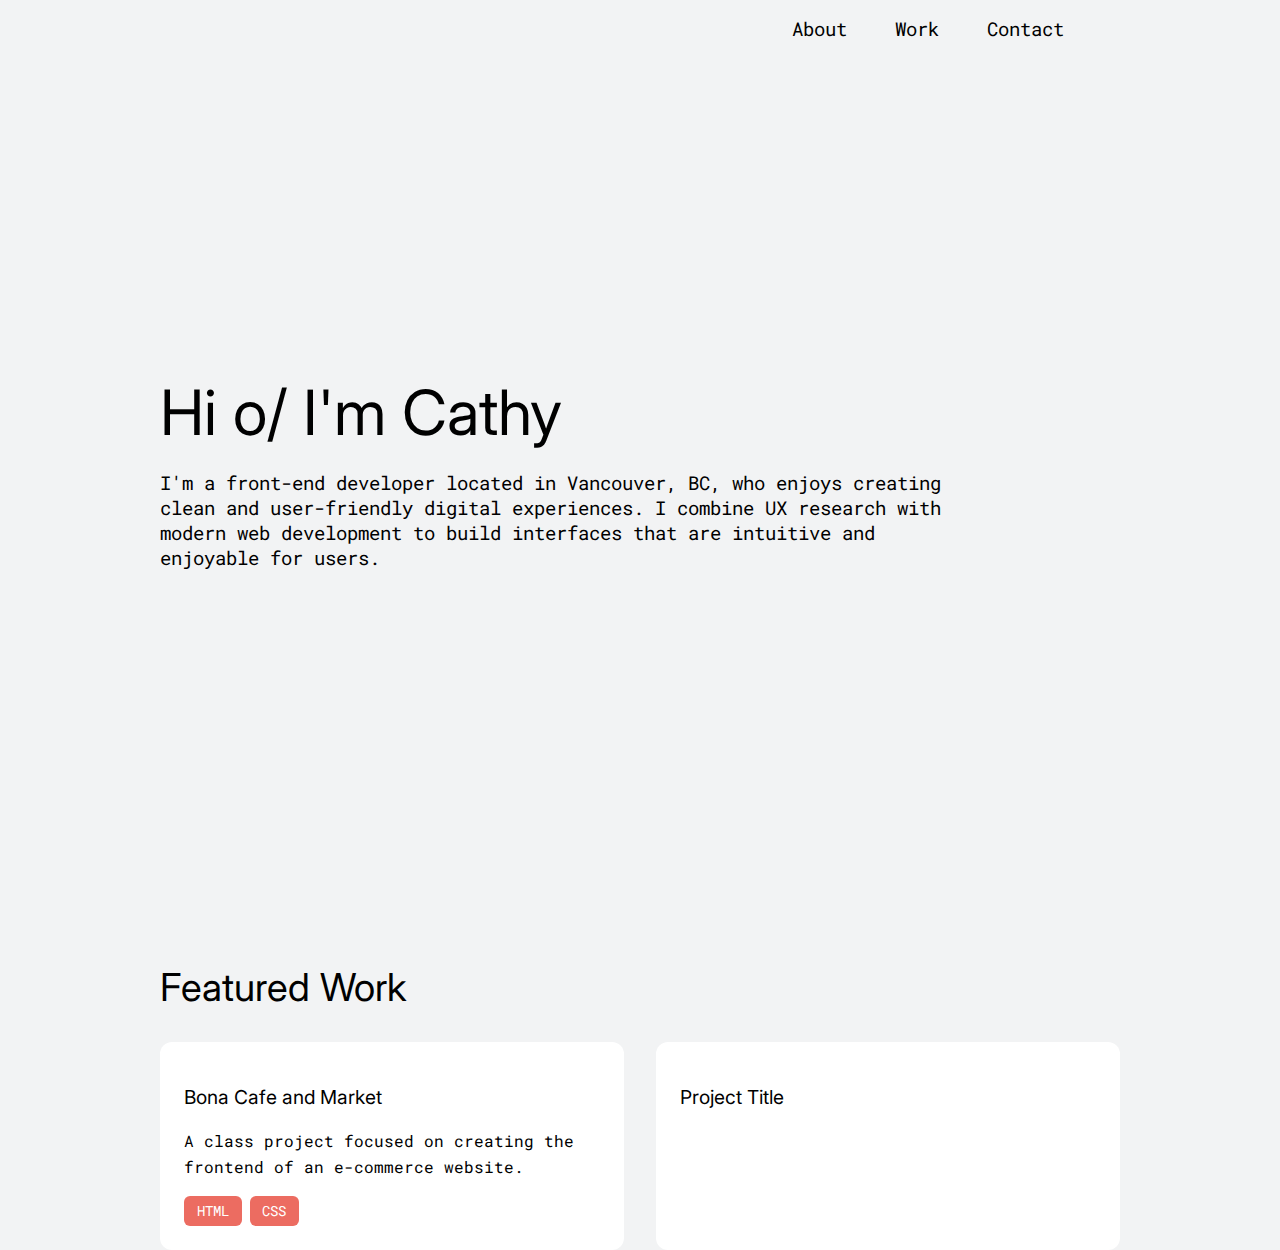
<file: index.html>
<!DOCTYPE html>
<html lang="en">

<head>
    <meta charset="UTF-8">
    <meta name="viewport" content="width=device-width, initial-scale=1.0">

    <title>Cathy Lun</title>

    <link rel="stylesheet" href="styles.css">
    <link rel="preconnect" href="https://fonts.googleapis.com">
    <link rel="preconnect" href="https://fonts.gstatic.com" crossorigin>
    <link
        href="https://fonts.googleapis.com/css2?family=Inter:ital,opsz,wght@0,14..32,100..900;1,14..32,100..900&family=Roboto+Mono:ital,wght@0,100..700;1,100..700&display=swap"
        rel="stylesheet">

</head>

<body>
    <header>
        <!-- <a href="index.html">Cathy Lun</a> -->
        <nav class="navbar">
            <a href="#landing">About</a>
            <a href="#work">Work</a>
            <a>Contact</a>
        </nav>
    </header>

    <section id="landing">
        <h1>Hi o/ I'm Cathy</h1>
        <p>I'm a front-end developer located in Vancouver, BC, who enjoys creating clean and user-friendly digital
            experiences. I combine UX research with modern web development to build interfaces that are intuitive and
            enjoyable for users.</p>
    </section>

    <section id="work">
        <h2>Featured Work</h2>
        <div class="projects-grid">
            <a href="bona-website.html">
                <div class="project-card">
                    <div class="project-image"></div>
                    <div class="project-content">
                        <h3>Bona Cafe and Market</h3>
                        <p class="project-description">A class project focused on creating the frontend of an e-commerce
                            website.</p>
                        <div class="project-tags">
                            <span class="tag">HTML</span>
                            <span class="tag">CSS</span>
                        </div>
                    </div>
                </div>
            </a>

            <div class="project-card">
                <div class="project-image"></div>
                <div class="project-content">
                    <h3>Project Title</h3>
                    <p class="project-description"></p>

                </div>
            </div>
        </div>
    </section>




</body>

</html>
</file>
<file: styles.css>
* {
    box-sizing: border-box;
}

body {
    margin: 0rem 10rem;
    background-color: #F2F3F4;

}

a {
    text-decoration: none;
}



h1 {
    font-family: "Inter", sans-serif;
    font-size: 3.9rem;
    font-weight: normal;
}

h2 {
    font-family: "Inter", sans-serif;
    font-size: 2.4rem;
    font-weight: normal;

}

h3 {
    font-family: "Inter", sans-serif;
    font-size: 1.2rem;
    font-weight: normal;
}

p {
    font-family: "Roboto Mono", monospace;
    font-size: 1.2rem;
    max-width: 50rem;
}

li {
    font-family: "Roboto Mono", monospace;
    font-size: 1.2rem;
}

.navbar {
    position: absolute;
    display: flex;
    justify-content: space-between;
    margin: 1rem 0;
    top: 0;
    right: 15%;
    font-family: "Roboto Mono", monospace;
    font-size: 1.2rem;
}



.navbar a {
    display: inline-block;
    margin: 0 1.5rem;
    padding: 0;
    text-decoration: none;
    color: black;
    transition-property: color;
    transition-duration: 0.3s;

}

.navbar a:hover,
.navbar a:focus {
    color: gray;
}

#landing {
    min-height: 100vh;
    display: flex;
    flex-direction: column;
    align-items: left;
    justify-content: center;
    margin: 2rem 0;
}

#landing h1 {
    margin: 0;
}


.projects-grid {
    display: grid;
    grid-template-columns: 1fr 1fr;
    gap: 2rem;
    margin-top: 2rem;
}

.project-card {

    background: white;
    border-radius: 12px;
    overflow: hidden;
    transition: transform 0.3s ease, box-shadow 0.3s ease;
    color: black;
}

.project-card:hover {
    transform: translateY(-8px);
    box-shadow: 0 12px 24px rgba(0, 0, 0, 0.1);
}

.project-image {
    display: flex;
    justify-content: center;
}

.project-image img {
    width: 75%;
    height: auto;
}

.project-content {
    padding: 1.5rem;
}

.project-description {
    font-size: 1rem;
    line-height: 1.6;
    margin: 0.5rem 0 1rem 0;
    max-width: 100%;
}

.project-tags {
    display: flex;
    flex-wrap: wrap;
    gap: 0.5rem;
}

.tag {
    font-family: "Roboto Mono", monospace;
    font-size: 0.85rem;
    padding: 0.4rem 0.8rem;
    background-color: #EC6C61;
    border-radius: 6px;
    color: white;
}

#contact {
    padding: 3rem 0;
}

#contact a {
    display: inline-block;

    text-decoration: none;
    color: black;
    font-family: "Roboto Mono", monospace;
    font-size: 1rem;
    transition-property: color;
    transition-duration: 0.3s;
}

#contact a:hover,
#contact a:focus {
    color: gray;
}

@media (max-width: 48rem) {
    header {
        position: absolute;
        display: flex;
        justify-content: space-evenly;
        margin: 1.2rem 0;
        top: 0;
        font-family: "Roboto Mono", monospace;
        font-size: 1.2rem;
    }

    body {
        margin: 0rem 1rem 0rem 1rem;
        background-color: #F2F3F4;

    }


    .projects-grid {
        grid-template-columns: 1fr;

    }
}
</file>
